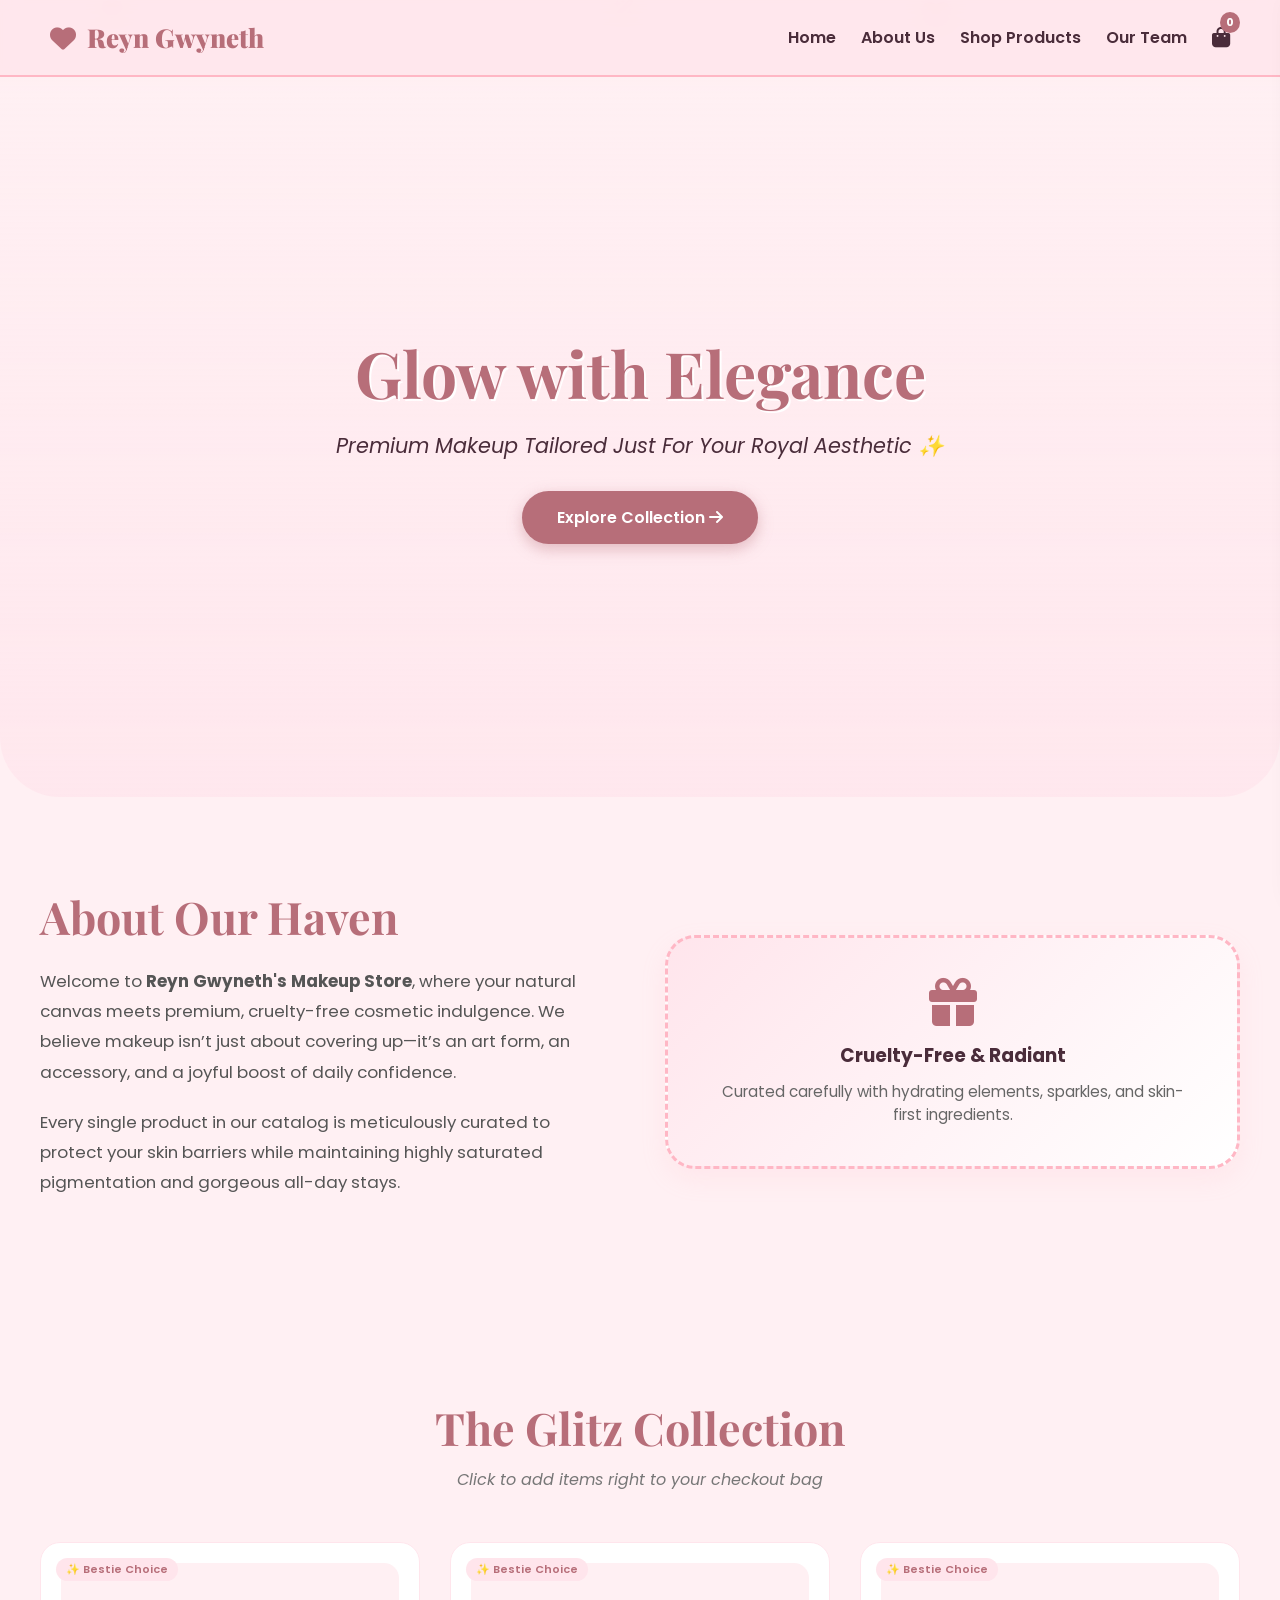
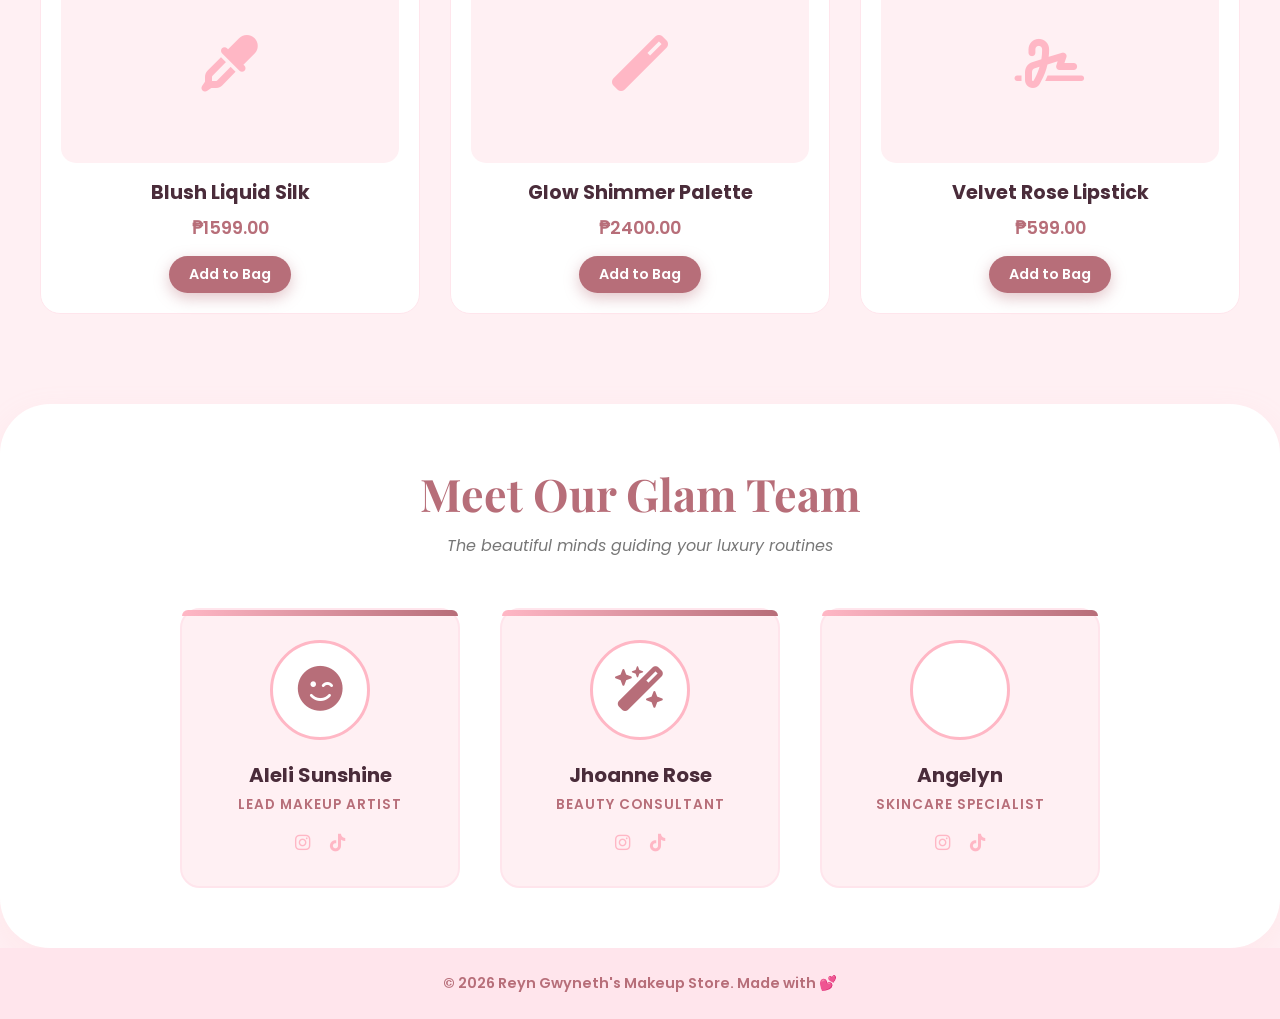
<file: index.html>
<!DOCTYPE html>
<html lang="en">
<head>
    <meta charset="UTF-8">
    <meta name="viewport" content="width=device-width, initial-scale=1.0">
    <title>Reyn Gwyneth's Makeup Store</title>
    <!-- Google Fonts for a chic, girly look -->
    <link href="https://fonts.googleapis.com/css2?family=Playfair+Display:ital,wght@0,400..900;1,400..900&family=Poppins:wght@300;400;600&display=swap" rel="stylesheet">
    <!-- FontAwesome for cute icons -->
    <link rel="stylesheet" href="https://cdnjs.cloudflare.com/ajax/libs/font-awesome/6.4.0/css/all.min.css">
    
    <style>
        /* --- Girly Theme & Color Variables --- */
        :root {
            --primary-pink: #ffb7c5;
            --soft-blush: #ffe5ec;
            --rose-gold: #b76e79;
            --dark-berry: #4a2c3a;
            --white-glow: #fff0f3;
        }

        * {
            margin: 0;
            padding: 0;
            box-sizing: border-box;
            font-family: 'Poppins', sans-serif;
            scroll-behavior: smooth;
        }

        body {
            background-color: var(--white-glow);
            color: var(--dark-berry);
            overflow-x: hidden;
            position: relative;
        }

        /* --- Floating Moving Icons Background --- */
        .floating-bg {
            position: fixed;
            top: 0;
            left: 0;
            width: 100%;
            height: 100%;
            z-index: -1;
            pointer-events: none;
        }

        .floating-icon {
            position: absolute;
            color: var(--primary-pink);
            opacity: 0.25;
            animation: floatUp 9s infinite linear;
        }

        @keyframes floatUp {
            0% { transform: translateY(105vh) rotate(0deg); opacity: 0; }
            50% { opacity: 0.6; }
            100% { transform: translateY(-10vh) rotate(360deg); opacity: 0; }
        }

        /* --- Header & Navigation --- */
        header {
            background: rgba(255, 229, 236, 0.85);
            backdrop-filter: blur(10px);
            padding: 20px 50px;
            display: flex;
            justify-content: space-between;
            align-items: center;
            position: sticky;
            top: 0;
            z-index: 100;
            border-bottom: 2px solid var(--primary-pink);
        }

        .logo {
            font-family: 'Playfair Display', serif;
            font-size: 26px;
            font-weight: 900;
            color: var(--rose-gold);
            text-decoration: none;
        }

        .logo i {
            animation: heartbeat 1.5s infinite;
            margin-right: 5px;
        }

        nav {
            display: flex;
            align-items: center;
        }

        nav a {
            text-decoration: none;
            color: var(--dark-berry);
            font-weight: 600;
            margin-left: 25px;
            transition: 0.3s;
            position: relative;
        }

        nav a:hover {
            color: var(--rose-gold);
        }

        nav a::after {
            content: '✨';
            position: absolute;
            bottom: -15px;
            left: 50%;
            transform: translateX(-50%) scale(0);
            transition: 0.3s;
            font-size: 10px;
        }

        nav a:hover::after {
            transform: translateX(-50%) scale(1);
        }

        .cart-icon-btn {
            background: none;
            border: none;
            font-size: 1.3rem;
            color: var(--dark-berry);
            cursor: pointer;
            margin-left: 25px;
            position: relative;
            transition: 0.3s;
        }

        .cart-icon-btn:hover {
            color: var(--rose-gold);
            transform: scale(1.1);
        }

        .cart-count {
            position: absolute;
            top: -10px;
            right: -10px;
            background-color: var(--rose-gold);
            color: white;
            font-size: 11px;
            font-weight: bold;
            padding: 2px 6px;
            border-radius: 50%;
        }

        /* --- Section Container Sizing --- */
        section {
            padding: 90px 40px;
            max-width: 1300px;
            margin: 0 auto;
        }

        /* --- Home / Hero Section --- */
        .hero {
            height: 80vh;
            display: flex;
            flex-direction: column;
            justify-content: center;
            align-items: center;
            text-align: center;
            background: linear-gradient(to bottom, rgba(255,240,243,0.3), rgba(255,229,236,0.8));
            border-bottom-left-radius: 60px;
            border-bottom-right-radius: 60px;
        }

        .hero h1 {
            font-family: 'Playfair Display', serif;
            font-size: 4rem;
            color: var(--rose-gold);
            margin-bottom: 15px;
            animation: fadeInDown 1s ease;
            text-shadow: 2px 2px white;
        }

        .hero p {
            font-size: 1.3rem;
            font-style: italic;
            margin-bottom: 30px;
            color: var(--dark-berry);
        }

        .btn-luxury {
            background-color: var(--rose-gold);
            color: white;
            padding: 14px 35px;
            border: none;
            border-radius: 30px;
            font-weight: 600;
            font-size: 1rem;
            cursor: pointer;
            transition: 0.3s;
            box-shadow: 0 5px 15px rgba(183, 110, 121, 0.4);
            text-decoration: none;
            display: inline-block;
        }

        .btn-luxury:hover {
            background-color: var(--dark-berry);
            transform: translateY(-3px);
            box-shadow: 0 8px 20px rgba(74, 44, 58, 0.4);
        }

        /* --- About Us Section --- */
        .about-section {
            display: grid;
            grid-template-columns: 1fr 1fr;
            gap: 50px;
            align-items: center;
        }

        .about-text h2 {
            font-family: 'Playfair Display', serif;
            font-size: 2.8rem;
            color: var(--rose-gold);
            margin-bottom: 20px;
        }

        .about-text p {
            font-size: 1.05rem;
            line-height: 1.8;
            margin-bottom: 20px;
            color: #555;
        }

        .about-deco-box {
            background: linear-gradient(135deg, var(--soft-blush), #fff);
            border: 3px dashed var(--primary-pink);
            padding: 40px;
            border-radius: 30px;
            text-align: center;
            box-shadow: 0 10px 25px rgba(255,183,197,0.15);
        }

        .about-deco-box i {
            font-size: 3rem;
            color: var(--rose-gold);
            margin-bottom: 15px;
            animation: bounce 2s infinite;
        }

        /* --- Products Section --- */
        .section-title {
            text-align: center;
            font-family: 'Playfair Display', serif;
            font-size: 2.8rem;
            color: var(--rose-gold);
            margin-bottom: 10px;
        }

        .section-subtitle {
            text-align: center;
            margin-bottom: 50px;
            color: #777;
            font-style: italic;
        }

        .product-grid {
            display: grid;
            grid-template-columns: repeat(auto-fit, minmax(280px, 1fr));
            gap: 30px;
        }

        .product-card {
            background: white;
            border-radius: 20px;
            padding: 20px;
            text-align: center;
            border: 1px solid var(--soft-blush);
            transition: 0.3s;
            position: relative;
        }

        .product-card:hover {
            transform: translateY(-8px);
            box-shadow: 0 15px 30px rgba(255, 183, 197, 0.3);
            border-color: var(--primary-pink);
        }

        /* Fun dynamic badging */
        .product-card::before {
            content: '✨ Bestie Choice';
            position: absolute;
            top: 15px;
            left: 15px;
            background: var(--soft-blush);
            font-size: 11px;
            padding: 3px 10px;
            border-radius: 12px;
            font-weight: 600;
            color: var(--rose-gold);
        }

        .product-img-placeholder {
            width: 100%;
            height: 200px;
            background-color: var(--white-glow);
            border-radius: 15px;
            margin-bottom: 15px;
            display: flex;
            align-items: center;
            justify-content: center;
            font-size: 3.5rem;
            color: var(--primary-pink);
            transition: 0.3s;
        }

        .product-card:hover .product-img-placeholder {
            background-color: var(--soft-blush);
            color: var(--rose-gold);
            transform: scale(1.03);
        }

        .product-card h3 {
            font-size: 1.2rem;
            margin-bottom: 8px;
            color: var(--dark-berry);
        }

        .product-price {
            font-weight: 600;
            color: var(--rose-gold);
            margin-bottom: 15px;
            font-size: 1.1rem;
        }

        /* --- Our Team Section --- */
        .team-section {
            background-color: white;
            border-radius: 50px;
            box-shadow: 0 10px 30px rgba(255, 183, 197, 0.15);
            padding: 60px 40px;
        }

        .team-container {
            display: flex;
            justify-content: center;
            gap: 40px;
            flex-wrap: wrap;
        }

        .team-card {
            background: var(--white-glow);
            border: 2px solid var(--soft-blush);
            border-radius: 20px;
            padding: 30px;
            width: 280px;
            text-align: center;
            transition: 0.4s ease;
            position: relative;
        }

        .team-card::before {
            content: '';
            position: absolute;
            top: 0;
            left: 0;
            width: 100%;
            height: 6px;
            background: linear-gradient(90deg, var(--primary-pink), var(--rose-gold));
            border-top-left-radius: 20px;
            border-top-right-radius: 20px;
        }

        .team-card:hover {
            transform: translateY(-10px);
            border-color: var(--primary-pink);
            box-shadow: 0 15px 30px rgba(255, 183, 197, 0.3);
        }

        .avatar-container {
            width: 100px;
            height: 100px;
            border-radius: 50%;
            background: white;
            margin: 0 auto 20px;
            display: flex;
            align-items: center;
            justify-content: center;
            border: 3px solid var(--primary-pink);
            font-size: 2.8rem;
            color: var(--rose-gold);
            transition: 0.3s;
        }

        .team-card:hover .avatar-container {
            transform: scale(1.1) rotate(5deg);
        }

        .team-card h3 {
            font-size: 1.25rem;
            margin-bottom: 5px;
        }

        .team-card p {
            font-size: 0.85rem;
            color: var(--rose-gold);
            font-weight: 600;
            margin-bottom: 15px;
            text-transform: uppercase;
            letter-spacing: 1px;
        }

        .team-socials a {
            color: var(--primary-pink);
            margin: 0 8px;
            font-size: 1.1rem;
            transition: 0.3s;
        }

        .team-socials a:hover {
            color: var(--dark-berry);
        }

        /* --- Interactive Cart/Checkout Side Drawer --- */
        .cart-drawer {
            position: fixed;
            top: 0;
            right: -400px;
            width: 380px;
            height: 100%;
            background: white;
            box-shadow: -5px 0 25px rgba(0,0,0,0.1);
            z-index: 200;
            transition: 0.4s ease-in-out;
            padding: 30px;
            display: flex;
            flex-direction: column;
        }

        .cart-drawer.active {
            right: 0;
        }

        .cart-header {
            display: flex;
            justify-content: space-between;
            align-items: center;
            border-bottom: 2px solid var(--soft-blush);
            padding-bottom: 15px;
            margin-bottom: 20px;
        }

        .cart-header h2 {
            font-family: 'Playfair Display', serif;
            color: var(--rose-gold);
        }

        .close-cart {
            background: none;
            border: none;
            font-size: 1.5rem;
            cursor: pointer;
            color: var(--dark-berry);
        }

        .cart-items {
            flex-grow: 1;
            overflow-y: auto;
            margin-bottom: 20px;
        }

        .cart-item {
            display: flex;
            justify-content: space-between;
            align-items: center;
            padding: 10px 0;
            border-bottom: 1px solid var(--white-glow);
        }

        .checkout-summary {
            background: var(--white-glow);
            padding: 20px;
            border-radius: 15px;
            border: 1px dashed var(--primary-pink);
        }

        .summary-row {
            display: flex;
            justify-content: space-between;
            margin-bottom: 10px;
            font-weight: 600;
        }

        .btn-checkout {
            width: 100%;
            background: var(--rose-gold);
            color: white;
            border: none;
            padding: 12px;
            border-radius: 25px;
            font-weight: 600;
            cursor: pointer;
            margin-top: 15px;
            transition: 0.3s;
        }

        .btn-checkout:hover {
            background: var(--dark-berry);
        }

        /* Overlay background when drawer opens */
        .cart-overlay {
            position: fixed;
            top: 0;
            left: 0;
            width: 100%;
            height: 100%;
            background: rgba(74, 44, 58, 0.2);
            backdrop-filter: blur(3px);
            z-index: 150;
            display: none;
        }

        .cart-overlay.active {
            display: block;
        }

        /* --- Animations & Responsive --- */
        @keyframes heartbeat {
            0%, 100% { transform: scale(1); }
            30% { transform: scale(1.15); }
        }

        @keyframes bounce {
            0%, 100% { transform: translateY(0); }
            50% { transform: translateY(-10px); }
        }

        @keyframes fadeInDown {
            from { opacity: 0; transform: translateY(-25px); }
            to { opacity: 1; transform: translateY(0); }
        }

        @media (max-width: 768px) {
            header { padding: 15px 20px; flex-direction: column; gap: 10px; }
            .about-section { grid-template-columns: 1fr; }
            .hero h1 { font-size: 2.5rem; }
            .cart-drawer { width: 100%; right: -100%; }
        }
    </style>
</head>
<body>

    <!-- Animated Moving Background Icons -->
    <div class="floating-bg">
        <i class="fa-solid fa-heart floating-icon" style="left: 8%; animation-delay: 0s; font-size: 20px;"></i>
        <i class="fa-solid fa-sparkles floating-icon" style="left: 23%; animation-delay: 2.5s; font-size: 24px;"></i>
        <i class="fa-solid fa-wand-magic-sparkles floating-icon" style="left: 48%; animation-delay: 4s; font-size: 18px;"></i>
        <i class="fa-solid fa-heart floating-icon" style="left: 72%; animation-delay: 1.2s; font-size: 28px;"></i>
        <i class="fa-solid fa-sparkles floating-icon" style="left: 89%; animation-delay: 5.5s; font-size: 16px;"></i>
    </div>

    <!-- Header & Navigation -->
    <header>
        <a href="#home" class="logo"><i class="fa-solid fa-heart"></i> Reyn Gwyneth</a>
        <nav>
            <a href="#home">Home</a>
            <a href="#about">About Us</a>
            <a href="#products">Shop Products</a>
            <a href="#team">Our Team</a>
            <button class="cart-icon-btn" onclick="toggleCart()">
                <i class="fa-solid fa-bag-shopping"></i>
                <span class="cart-count" id="cartCount">0</span>
            </button>
        </nav>
    </header>

    <!-- Home/Hero Section -->
    <section class="hero" id="home">
        <h1>Glow with Elegance</h1>
        <p>Premium Makeup Tailored Just For Your Royal Aesthetic ✨</p>
        <a href="#products" class="btn-luxury">Explore Collection <i class="fa-solid fa-arrow-right"></i></a>
    </section>

    <!-- About Us Section -->
    <section class="about-section" id="about">
        <div class="about-text">
            <h2>About Our Haven</h2>
            <p>Welcome to <strong>Reyn Gwyneth's Makeup Store</strong>, where your natural canvas meets premium, cruelty-free cosmetic indulgence. We believe makeup isn’t just about covering up—it’s an art form, an accessory, and a joyful boost of daily confidence.</p>
            <p>Every single product in our catalog is meticulously curated to protect your skin barriers while maintaining highly saturated pigmentation and gorgeous all-day stays.</p>
        </div>
        <div class="about-deco-box">
            <i class="fa-solid fa-gift"></i>
            <h3>Cruelty-Free & Radiant</h3>
            <p style="margin-top: 10px; color: #666; font-size: 0.95rem;">Curated carefully with hydrating elements, sparkles, and skin-first ingredients.</p>
        </div>
    </section>

    <!-- Products Section -->
    <section id="products">
        <h2 class="section-title">The Glitz Collection</h2>
        <p class="section-subtitle">Click to add items right to your checkout bag</p>
        
        <div class="product-grid">
            <!-- Product 1 -->
            <div class="product-card">
                <div class="product-img-placeholder"><i class="fa-solid fa-eye-dropper"></i></div>
                <h3>Blush Liquid Silk</h3>
                <div class="product-price">₱1599.00</div>
                <button class="btn-luxury" style="padding: 8px 20px; font-size: 0.9rem;" onclick="addToCart('Blush Liquid Silk', 18.00)">Add to Bag</button>
            </div>
            <!-- Product 2 -->
            <div class="product-card">
                <div class="product-img-placeholder"><i class="fa-solid fa-wand-magic"></i></div>
                <h3>Glow Shimmer Palette</h3>
                <div class="product-price">₱2400.00</div>
                <button class="btn-luxury" style="padding: 8px 20px; font-size: 0.9rem;" onclick="addToCart('Glow Shimmer Palette', 24.00)">Add to Bag</button>
            </div>
            <!-- Product 3 -->
            <div class="product-card">
                <div class="product-img-placeholder"><i class="fa-solid fa-signature"></i></div>
                <h3>Velvet Rose Lipstick</h3>
                <div class="product-price">₱599.00</div>
                <button class="btn-luxury" style="padding: 8px 20px; font-size: 0.9rem;" onclick="addToCart('Velvet Rose Lipstick', 14.00)">Add to Bag</button>
            </div>
        </div>
    </section>

    <!-- Our Team Section -->
    <section class="team-section" id="team">
        <h2 class="section-title">Meet Our Glam Team</h2>
        <p class="section-subtitle">The beautiful minds guiding your luxury routines</p>
        
        <div class="team-container">
            <!-- Employee 1 -->
            <div class="team-card">
                <div class="avatar-container"><i class="fa-solid fa-face-smile-wink"></i></div>
                <h3>Aleli Sunshine</h3>
                <p>Lead Makeup Artist</p>
                <div class="team-socials">
                    <a href="#"><i class="fa-brands fa-instagram"></i></a>
                    <a href="#"><i class="fa-brands fa-tiktok"></i></a>
                </div>
            </div>
            <!-- Employee 2 -->
            <div class="team-card">
                <div class="avatar-container"><i class="fa-solid fa-wand-magic-sparkles"></i></div>
                <h3>Jhoanne Rose</h3>
                <p>Beauty Consultant</p>
                <div class="team-socials">
                    <a href="#"><i class="fa-brands fa-instagram"></i></a>
                    <a href="#"><i class="fa-brands fa-tiktok"></i></a>
                </div>
            </div>
            <!-- Employee 3 -->
            <div class="team-card">
                <div class="avatar-container"><i class="fa-solid fa-sparkles"></i></div>
                <h3>Angelyn</h3>
                <p>Skincare Specialist</p>
                <div class="team-socials">
                    <a href="#"><i class="fa-brands fa-instagram"></i></a>
                    <a href="#"><i class="fa-brands fa-tiktok"></i></a>
                </div>
            </div>
        </div>
    </section>

    <!-- Cart Overlay & Checkout Sidebar Drawer -->
    <div class="cart-overlay" id="cartOverlay" onclick="toggleCart()"></div>
    <div class="cart-drawer" id="cartDrawer">
        <div class="cart-header">
            <h2>Your Bag 🛍️</h2>
            <button class="close-cart" onclick="toggleCart()"><i class="fa-solid fa-xmark"></i></button>
        </div>
        <div class="cart-items" id="cartItemsContainer">
            <p style="color: #999; text-align: center; margin-top: 40px;">Your shopping bag is completely empty!</p>
        </div>
        <div class="checkout-summary">
            <div class="summary-row">
                <span>Total Items:</span>
                <span id="summaryCount">0</span>
            </div>
            <div class="summary-row" style="font-size: 1.2rem; color: var(--rose-gold);">
                <span>Total Price:</span>
                <span id="summaryTotal">₱0.00</span>
            </div>
            <button class="btn-checkout" onclick="processCheckout()">Secure Checkout ✨</button>
        </div>
    </div>

    <footer>
        <p style="background-color: var(--soft-blush); text-align: center; padding: 25px; font-size: 0.9rem; color: var(--rose-gold); font-weight: 600;">
            © 2026 Reyn Gwyneth's Makeup Store. Made with 💕
        </p>
    </footer>

    <!-- Interactive Shopping Cart Logic -->
    <script>
        let cart = [];

        function toggleCart() {
            document.getElementById('cartDrawer').classList.toggle('active');
            document.getElementById('cartOverlay').classList.toggle('active');
        }

        function addToCart(name, price) {
            cart.push({ name, price });
            updateCartUI();
            
            // Visual bounce notification on header cart bag
            const cartBtn = document.querySelector('.cart-icon-btn');
            cartBtn.style.transform = 'scale(1.3)';
            setTimeout(() => cartBtn.style.transform = 'scale(1)', 200);
        }

        function updateCartUI() {
            document.getElementById('cartCount').innerText = cart.length;
            document.getElementById('summaryCount').innerText = cart.length;
            
            const container = document.getElementById('cartItemsContainer');
            if (cart.length === 0) {
                container.innerHTML = `<p style="color: #999; text-align: center; margin-top: 40px;">Your shopping bag is completely empty!</p>`;
                document.getElementById('summaryTotal').innerText = "₱0.00";
                return;
            }

            let html = '';
            let total = 0;
            cart.forEach((item, index) => {
                total += item.price;
                html += `
                    <div class="cart-item">
                        <div>
                            <strong style="font-size:0.95rem;">${item.name}</strong><br>
                            <span style="color: var(--rose-gold); font-size:0.85rem;">$${item.price.toFixed(2)}</span>
                        </div>
                        <button style="background:none; border:none; color:#ff4d6d; cursor:pointer;" onclick="removeItem(${index})">
                            <i class="fa-solid fa-trash-can"></i>
                        </button>
                    </div>
                `;
            });
            container.innerHTML = html;
            document.getElementById('summaryTotal').innerText = `$${total.toFixed(2)}`;
        }

        function removeItem(index) {
            cart.splice(index, 1);
            updateCartUI();
        }

        function processCheckout() {
            if (cart.length === 0) {
                alert("Your bag is empty, gorgeous! Add some items before checking out.");
                return;
            }
            alert("✨ Processing your luxury order checkout! Thank you for shopping with Reyn Gwyneth!");
            cart = [];
            updateCartUI();
            toggleCart();
        }
    </script>
</body>
</html>
</file>
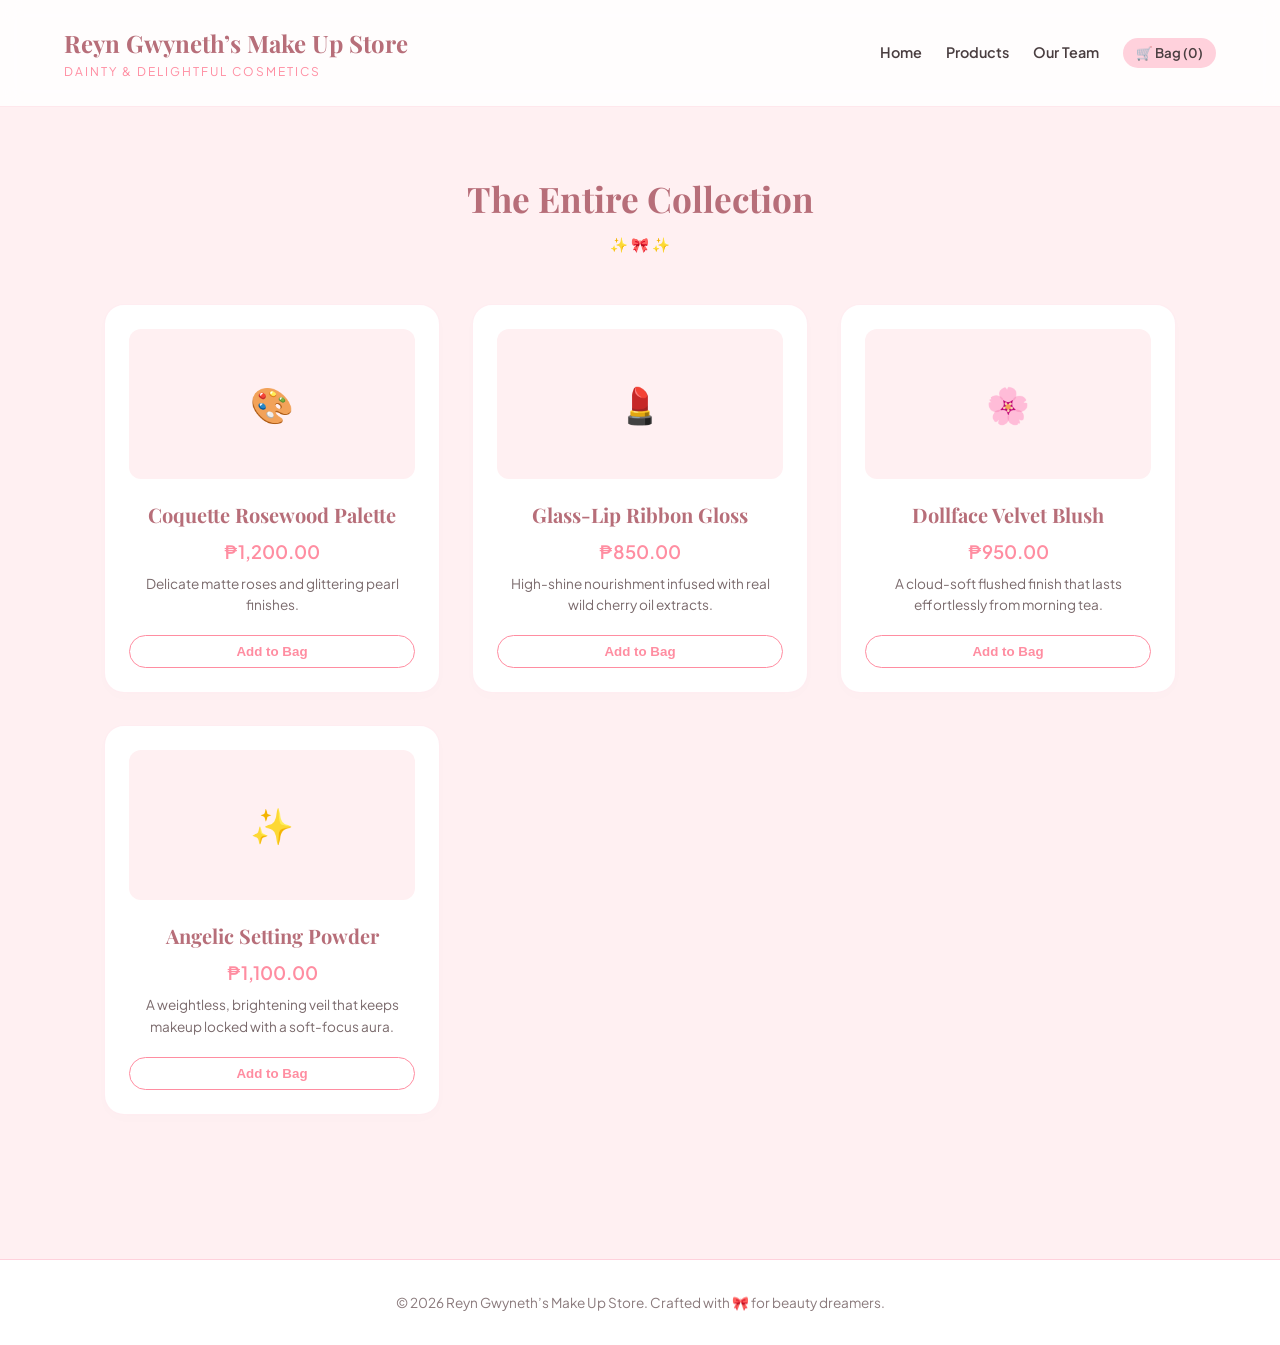
<file: products.html>
<!DOCTYPE html>
<html lang="en">
<head>
    <meta charset="UTF-8">
    <meta name="viewport" content="width=device-width, initial-scale=1.0">
    <title>The Entire Collection - Reyn Gwyneth’s Make Up Store</title>
    
    <!-- Elegant Typography -->
    <link rel="preconnect" href="https://fonts.googleapis.com">
    <link rel="preconnect" href="https://fonts.gstatic.com" crossorigin>
    <link href="https://fonts.googleapis.com/css2?family=Playfair+Display:ital,wght@0,400..700;1,400..700&family=Plus+Jakarta+Sans:wght@300;400;600&display=swap" rel="stylesheet">
    
    <style>
        /* --- Girly Theme Variables --- */
        :root {
            --pink-light: #FFF0F2;
            --pink-base: #FFD1DC;
            --pink-dark: #FF8DA1;
            --rose-gold: #B76E79;
            --text-color: #4A3E40;
            --white: #FFFFFF;
            --font-serif: 'Playfair Display', serif;
            --font-sans: 'Plus Jakarta Sans', sans-serif;
            --shadow: 0 8px 24px rgba(255, 141, 161, 0.15);
            --transition: all 0.3s ease;
        }

        * {
            box-sizing: border-box;
            margin: 0;
            padding: 0;
        }

        body {
            font-family: var(--font-sans);
            color: var(--text-color);
            background-color: var(--pink-light);
            line-height: 1.6;
            overflow-x: hidden;
        }

        /* Pretty pink scrollbar */
        ::-webkit-scrollbar {
            width: 8px;
        }
        ::-webkit-scrollbar-track {
            background: var(--pink-light);
        }
        ::-webkit-scrollbar-thumb {
            background: var(--pink-base);
            border-radius: 10px;
        }

        /* --- Header & Navigation --- */
        header {
            background-color: rgba(255, 255, 255, 0.85);
            backdrop-filter: blur(10px);
            padding: 1.5rem 5%;
            display: flex;
            justify-content: space-between;
            align-items: center;
            position: sticky;
            top: 0;
            z-index: 1000;
            border-bottom: 1px solid rgba(255, 209, 220, 0.5);
        }

        .logo-area h1 {
            font-family: var(--font-serif);
            font-size: 1.5rem;
            color: var(--rose-gold);
            font-weight: 700;
        }

        .logo-area span {
            font-size: 0.75rem;
            text-transform: uppercase;
            letter-spacing: 2px;
            color: var(--pink-dark);
            display: block;
        }

        nav {
            display: flex;
            gap: 1.5rem;
            align-items: center;
        }

        nav a {
            text-decoration: none;
            color: var(--text-color);
            font-weight: 600;
            font-size: 0.9rem;
            transition: var(--transition);
        }

        nav a:hover {
            color: var(--pink-dark);
        }

        .cart-icon {
            background: var(--pink-base);
            border: none;
            padding: 0.4rem 0.8rem;
            border-radius: 20px;
            font-family: var(--font-sans);
            font-weight: 600;
            color: var(--text-color);
            cursor: pointer;
        }

        /* --- Product Layout Grid --- */
        main {
            padding: 4rem 5%;
            max-width: 1200px;
            margin: 0 auto;
        }

        .section-title {
            text-align: center;
            font-family: var(--font-serif);
            font-size: 2.2rem;
            color: var(--rose-gold);
            margin-bottom: 3rem;
        }

        .section-title::after {
            content: '✨ 🎀 ✨';
            display: block;
            font-size: 0.9rem;
            margin-top: 0.4rem;
        }

        .product-grid {
            display: grid;
            grid-template-columns: repeat(auto-fit, minmax(260px, 1fr));
            gap: 2rem;
        }

        .product-card {
            background: var(--white);
            border-radius: 20px;
            padding: 1.5rem;
            text-align: center;
            border: 1px solid rgba(255, 209, 220, 0.4);
            transition: var(--transition);
            display: flex;
            flex-direction: column;
            justify-content: space-between;
            box-shadow: 0 4px 15px rgba(0,0,0,0.01);
        }

        .product-card:hover {
            transform: translateY(-5px);
            box-shadow: var(--shadow);
            border-color: var(--pink-base);
        }

        .product-img-placeholder {
            width: 100%;
            height: 150px;
            background-color: var(--pink-light);
            border-radius: 12px;
            margin-bottom: 1.2rem;
            display: flex;
            align-items: center;
            justify-content: center;
            font-size: 2.2rem;
        }

        .product-card h3 {
            font-family: var(--font-serif);
            font-size: 1.25rem;
            color: var(--rose-gold);
            margin-bottom: 0.4rem;
        }

        .price {
            font-weight: 600;
            color: var(--pink-dark);
            font-size: 1.15rem;
            margin-bottom: 0.4rem;
        }

        .description {
            font-size: 0.85rem;
            color: #7a6a6c;
            margin-bottom: 1.2rem;
        }

        .add-to-cart-btn {
            background: transparent;
            border: 1.5px solid var(--pink-dark);
            color: var(--pink-dark);
            padding: 0.5rem 1.2rem;
            border-radius: 20px;
            font-weight: 600;
            cursor: pointer;
            transition: var(--transition);
            width: 100%;
        }

        .add-to-cart-btn:hover {
            background: var(--pink-dark);
            color: var(--white);
        }

        footer {
            background-color: var(--white);
            text-align: center;
            padding: 2rem 1.5rem;
            margin-top: 5rem;
            border-top: 1px solid var(--pink-base);
            font-size: 0.85rem;
            color: #8a7a7c;
        }

        /* Mobile Responsiveness */
        @media (max-width: 768px) {
            header {
                flex-direction: column;
                gap: 1rem;
                text-align: center;
            }
        }
    </style>
</head>
<body>

    <header>
        <div class="logo-area">
            <h1>Reyn Gwyneth’s Make Up Store</h1>
            <span>Dainty &amp; Delightful Cosmetics</span>
        </div>
        <nav>
            <a href="index.html">Home</a>
            <a href="products.html">Products</a>
            <a href="team.html">Our Team</a>
            <button class="cart-icon">🛒 Bag (<span id="cart-count">0</span>)</button>
        </nav>
    </header>

    <main>
        <h2 class="section-title">The Entire Collection</h2>
        
        <div class="product-grid">
            <!-- Product 1 -->
            <div class="product-card">
                <div>
                    <div class="product-img-placeholder">🎨</div>
                    <h3>Coquette Rosewood Palette</h3>
                    <p class="price">₱1,200.00</p>
                    <p class="description">Delicate matte roses and glittering pearl finishes.</p>
                </div>
                <button class="add-to-cart-btn" onclick="addToCart()">Add to Bag</button>
            </div>

            <!-- Product 2 -->
            <div class="product-card">
                <div>
                    <div class="product-img-placeholder">💄</div>
                    <h3>Glass-Lip Ribbon Gloss</h3>
                    <p class="price">₱850.00</p>
                    <p class="description">High-shine nourishment infused with real wild cherry oil extracts.</p>
                </div>
                <button class="add-to-cart-btn" onclick="addToCart()">Add to Bag</button>
            </div>

            <!-- Product 3 -->
            <div class="product-card">
                <div>
                    <div class="product-img-placeholder">🌸</div>
                    <h3>Dollface Velvet Blush</h3>
                    <p class="price">₱950.00</p>
                    <p class="description">A cloud-soft flushed finish that lasts effortlessly from morning tea.</p>
                </div>
                <button class="add-to-cart-btn" onclick="addToCart()">Add to Bag</button>
            </div>

            <!-- Product 4 -->
            <div class="product-card">
                <div>
                    <div class="product-img-placeholder">✨</div>
                    <h3>Angelic Setting Powder</h3>
                    <p class="price">₱1,100.00</p>
                    <p class="description">A weightless, brightening veil that keeps makeup locked with a soft-focus aura.</p>
                </div>
                <button class="add-to-cart-btn" onclick="addToCart()">Add to Bag</button>
            </div>
        </div>
    </main>

    <footer>
        <p>© 2026 Reyn Gwyneth’s Make Up Store. Crafted with 🎀 for beauty dreamers.</p>
    </footer>

    <script>
        let count = 0;
        function addToCart() {
            count++;
            document.getElementById('cart-count').innerText = count;
            alert("Added to your beauty bag! 💖✨");
        }
    </script>
</body>
</html>
</file>
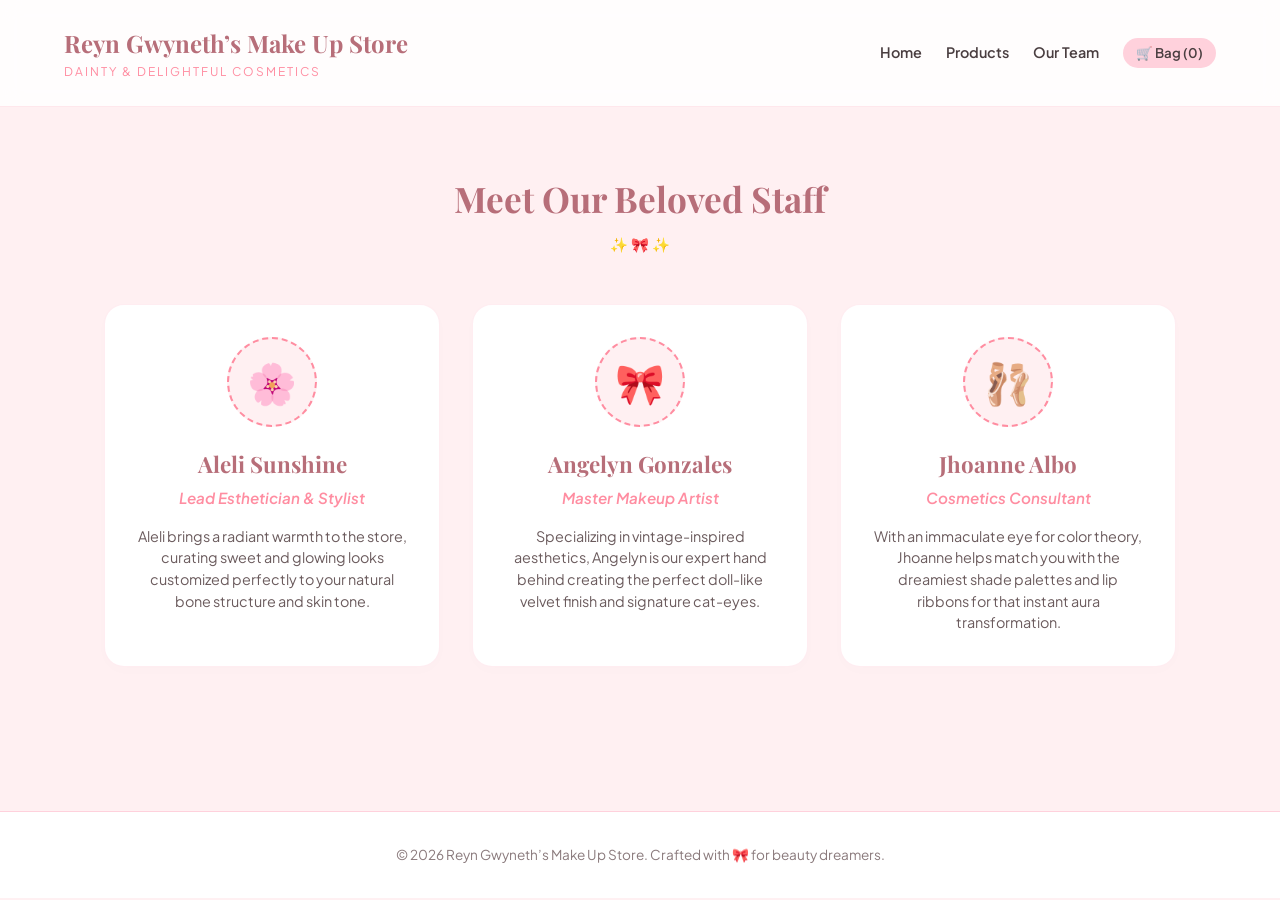
<file: team.html>
<!DOCTYPE html>
<html lang="en">
<head>
    <meta charset="UTF-8">
    <meta name="viewport" content="width=device-width, initial-scale=1.0">
    <title>Meet Our Beloved Staff - Reyn Gwyneth’s Make Up Store</title>
    
    <!-- Elegant Typography -->
    <link rel="preconnect" href="https://fonts.googleapis.com">
    <link rel="preconnect" href="https://fonts.gstatic.com" crossorigin>
    <link href="https://fonts.googleapis.com/css2?family=Playfair+Display:ital,wght@0,400..700;1,400..700&family=Plus+Jakarta+Sans:wght@300;400;600&display=swap" rel="stylesheet">
    
    <style>
        /* --- Girly Theme Variables --- */
        :root {
            --pink-light: #FFF0F2;
            --pink-base: #FFD1DC;
            --pink-dark: #FF8DA1;
            --rose-gold: #B76E79;
            --text-color: #4A3E40;
            --white: #FFFFFF;
            --font-serif: 'Playfair Display', serif;
            --font-sans: 'Plus Jakarta Sans', sans-serif;
            --shadow: 0 8px 24px rgba(255, 141, 161, 0.15);
            --transition: all 0.3s ease;
        }

        * {
            box-sizing: border-box;
            margin: 0;
            padding: 0;
        }

        body {
            font-family: var(--font-sans);
            color: var(--text-color);
            background-color: var(--pink-light);
            line-height: 1.6;
            overflow-x: hidden;
        }

        /* Pretty pink scrollbar */
        ::-webkit-scrollbar {
            width: 8px;
        }
        ::-webkit-scrollbar-track {
            background: var(--pink-light);
        }
        ::-webkit-scrollbar-thumb {
            background: var(--pink-base);
            border-radius: 10px;
        }

        /* --- Header & Navigation --- */
        header {
            background-color: rgba(255, 255, 255, 0.85);
            backdrop-filter: blur(10px);
            padding: 1.5rem 5%;
            display: flex;
            justify-content: space-between;
            align-items: center;
            position: sticky;
            top: 0;
            z-index: 1000;
            border-bottom: 1px solid rgba(255, 209, 220, 0.5);
        }

        .logo-area h1 {
            font-family: var(--font-serif);
            font-size: 1.5rem;
            color: var(--rose-gold);
            font-weight: 700;
        }

        .logo-area span {
            font-size: 0.75rem;
            text-transform: uppercase;
            letter-spacing: 2px;
            color: var(--pink-dark);
            display: block;
        }

        nav {
            display: flex;
            gap: 1.5rem;
            align-items: center;
        }

        nav a {
            text-decoration: none;
            color: var(--text-color);
            font-weight: 600;
            font-size: 0.9rem;
            transition: var(--transition);
        }

        nav a:hover {
            color: var(--pink-dark);
        }

        .cart-icon {
            background: var(--pink-base);
            border: none;
            padding: 0.4rem 0.8rem;
            border-radius: 20px;
            font-family: var(--font-sans);
            font-weight: 600;
            color: var(--text-color);
            cursor: pointer;
        }

        /* --- Team Layout Grid --- */
        main {
            padding: 4rem 5%;
            max-width: 1200px;
            margin: 0 auto;
        }

        .section-title {
            text-align: center;
            font-family: var(--font-serif);
            font-size: 2.2rem;
            color: var(--rose-gold);
            margin-bottom: 3rem;
        }

        .section-title::after {
            content: '✨ 🎀 ✨';
            display: block;
            font-size: 0.9rem;
            margin-top: 0.4rem;
        }

        .team-grid {
            display: grid;
            grid-template-columns: repeat(auto-fit, minmax(280px, 1fr));
            gap: 2rem;
        }

        .team-card {
            background: var(--white);
            border-radius: 20px;
            padding: 2rem;
            text-align: center;
            border: 1px solid rgba(255, 209, 220, 0.4);
            transition: var(--transition);
            box-shadow: 0 4px 15px rgba(0,0,0,0.01);
        }

        .team-card:hover {
            transform: translateY(-5px);
            box-shadow: var(--shadow);
            border-color: var(--pink-base);
        }

        .team-avatar {
            width: 90px;
            height: 90px;
            background-color: var(--pink-light);
            border-radius: 50%;
            margin: 0 auto 1.2rem auto;
            display: flex;
            align-items: center;
            justify-content: center;
            font-size: 2.5rem;
            border: 2px dashed var(--pink-dark);
        }

        .team-card h3 {
            font-family: var(--font-serif);
            font-size: 1.4rem;
            color: var(--rose-gold);
            margin-bottom: 0.2rem;
        }

        .role {
            font-weight: 600;
            color: var(--pink-dark);
            font-size: 0.95rem;
            font-style: italic;
            margin-bottom: 1rem;
            display: block;
        }

        .bio {
            font-size: 0.9rem;
            color: #6b5b5d;
            line-height: 1.5;
        }

        footer {
            background-color: var(--white);
            text-align: center;
            padding: 2rem 1.5rem;
            margin-top: 5rem;
            border-top: 1px solid var(--pink-base);
            font-size: 0.85rem;
            color: #8a7a7c;
        }

        /* Mobile Responsiveness */
        @media (max-width: 768px) {
            header {
                flex-direction: column;
                gap: 1rem;
                text-align: center;
            }
        }
    </style>
</head>
<body>

    <header>
        <div class="logo-area">
            <h1>Reyn Gwyneth’s Make Up Store</h1>
            <span>Dainty &amp; Delightful Cosmetics</span>
        </div>
        <nav>
            <a href="index.html">Home</a>
            <a href="products.html">Products</a>
            <a href="team.html">Our Team</a>
            <button class="cart-icon">🛒 Bag (<span id="cart-count">0</span>)</button>
        </nav>
    </header>

    <main>
        <h2 class="section-title">Meet Our Beloved Staff</h2>
        
        <div class="team-grid">
            <!-- Staff 1 -->
            <div class="team-card">
                <div class="team-avatar">🌸</div>
                <h3>Aleli Sunshine</h3>
                <span class="role">Lead Esthetician &amp; Stylist</span>
                <p class="bio">Aleli brings a radiant warmth to the store, curating sweet and glowing looks customized perfectly to your natural bone structure and skin tone.</p>
            </div>

            <!-- Staff 2 -->
            <div class="team-card">
                <div class="team-avatar">🎀</div>
                <h3>Angelyn Gonzales</h3>
                <span class="role">Master Makeup Artist</span>
                <p class="bio">Specializing in vintage-inspired aesthetics, Angelyn is our expert hand behind creating the perfect doll-like velvet finish and signature cat-eyes.</p>
            </div>

            <!-- Staff 3 -->
            <div class="team-card">
                <div class="team-avatar">🩰</div>
                <h3>Jhoanne Albo</h3>
                <span class="role">Cosmetics Consultant</span>
                <p class="bio">With an immaculate eye for color theory, Jhoanne helps match you with the dreamiest shade palettes and lip ribbons for that instant aura transformation.</p>
            </div>
        </div>
    </main>

    <footer>
        <p>© 2026 Reyn Gwyneth’s Make Up Store. Crafted with 🎀 for beauty dreamers.</p>
    </footer>

    <script>
        // Simple script to keep navbar items looking active if clicked
        let count = 0; 
        // Can be linked with localStorage later if needed for persistent bags!
    </script>
</body>
</html>
</file>
